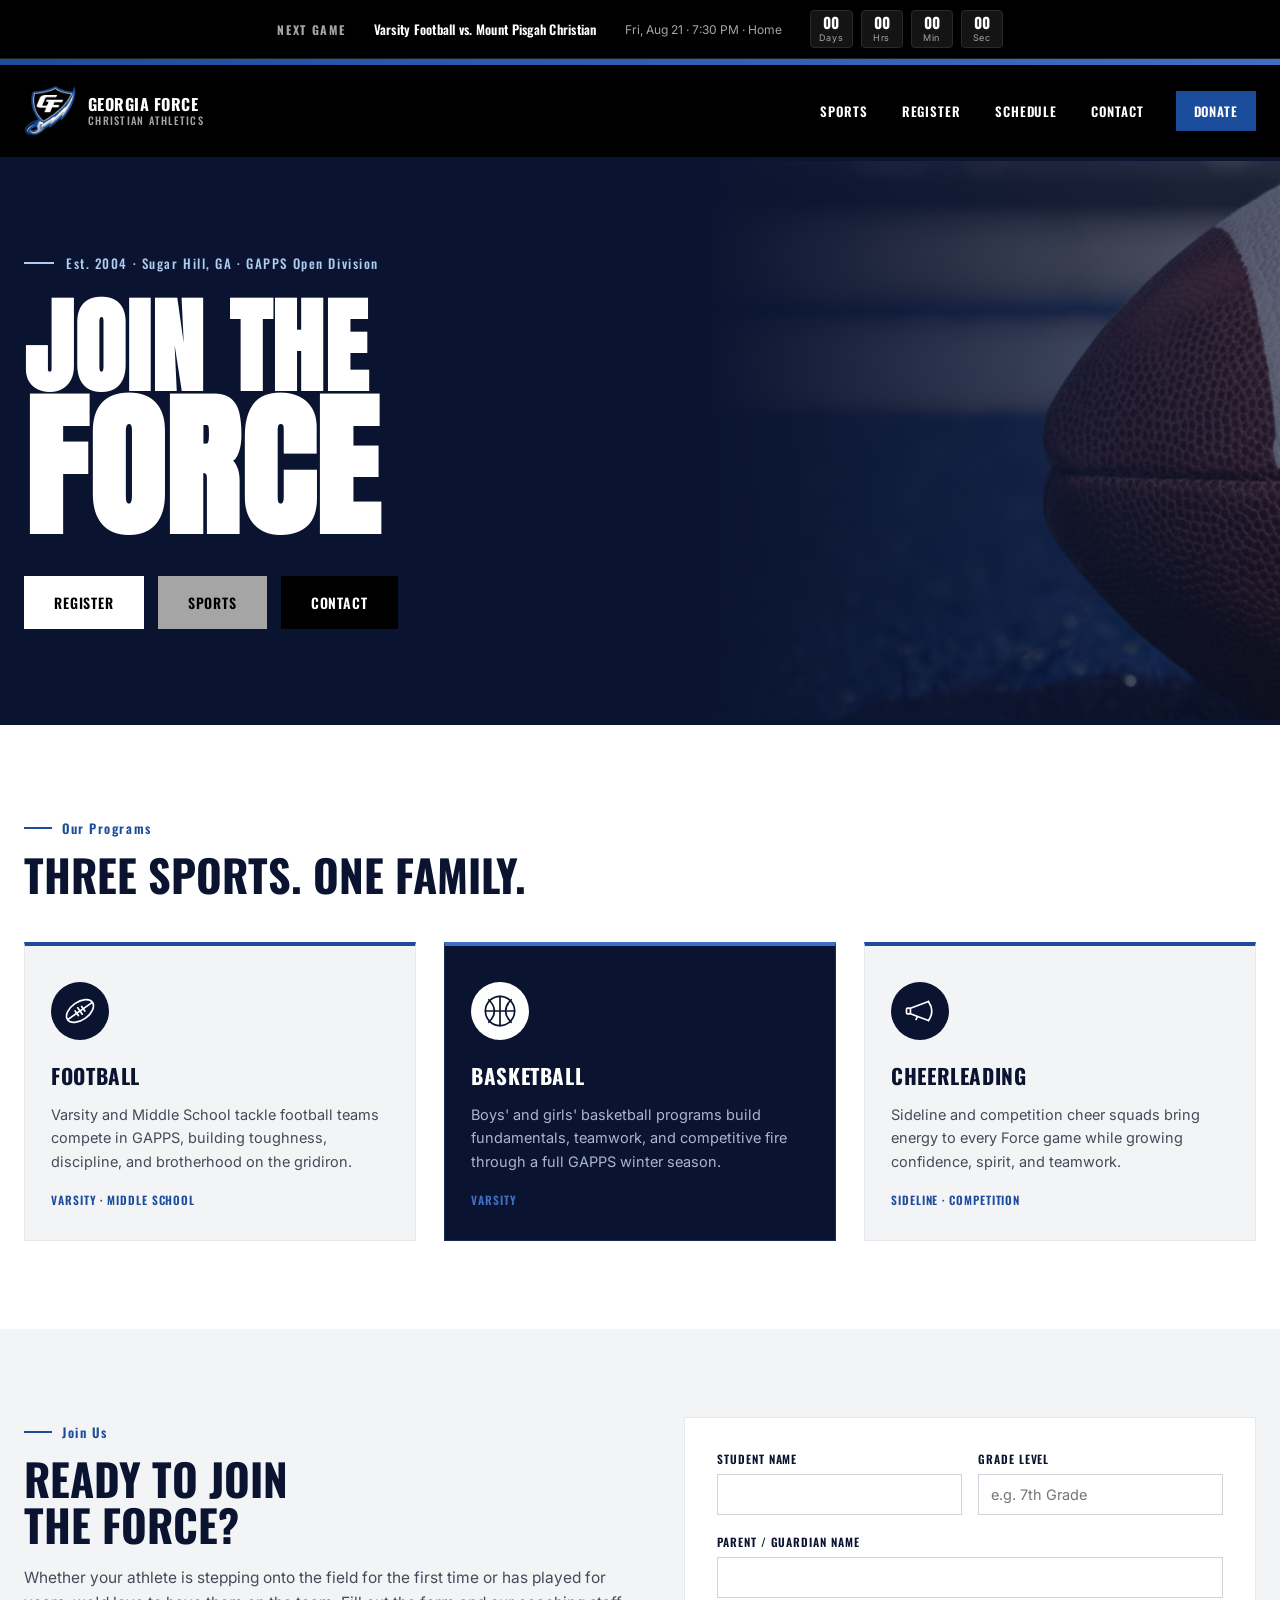
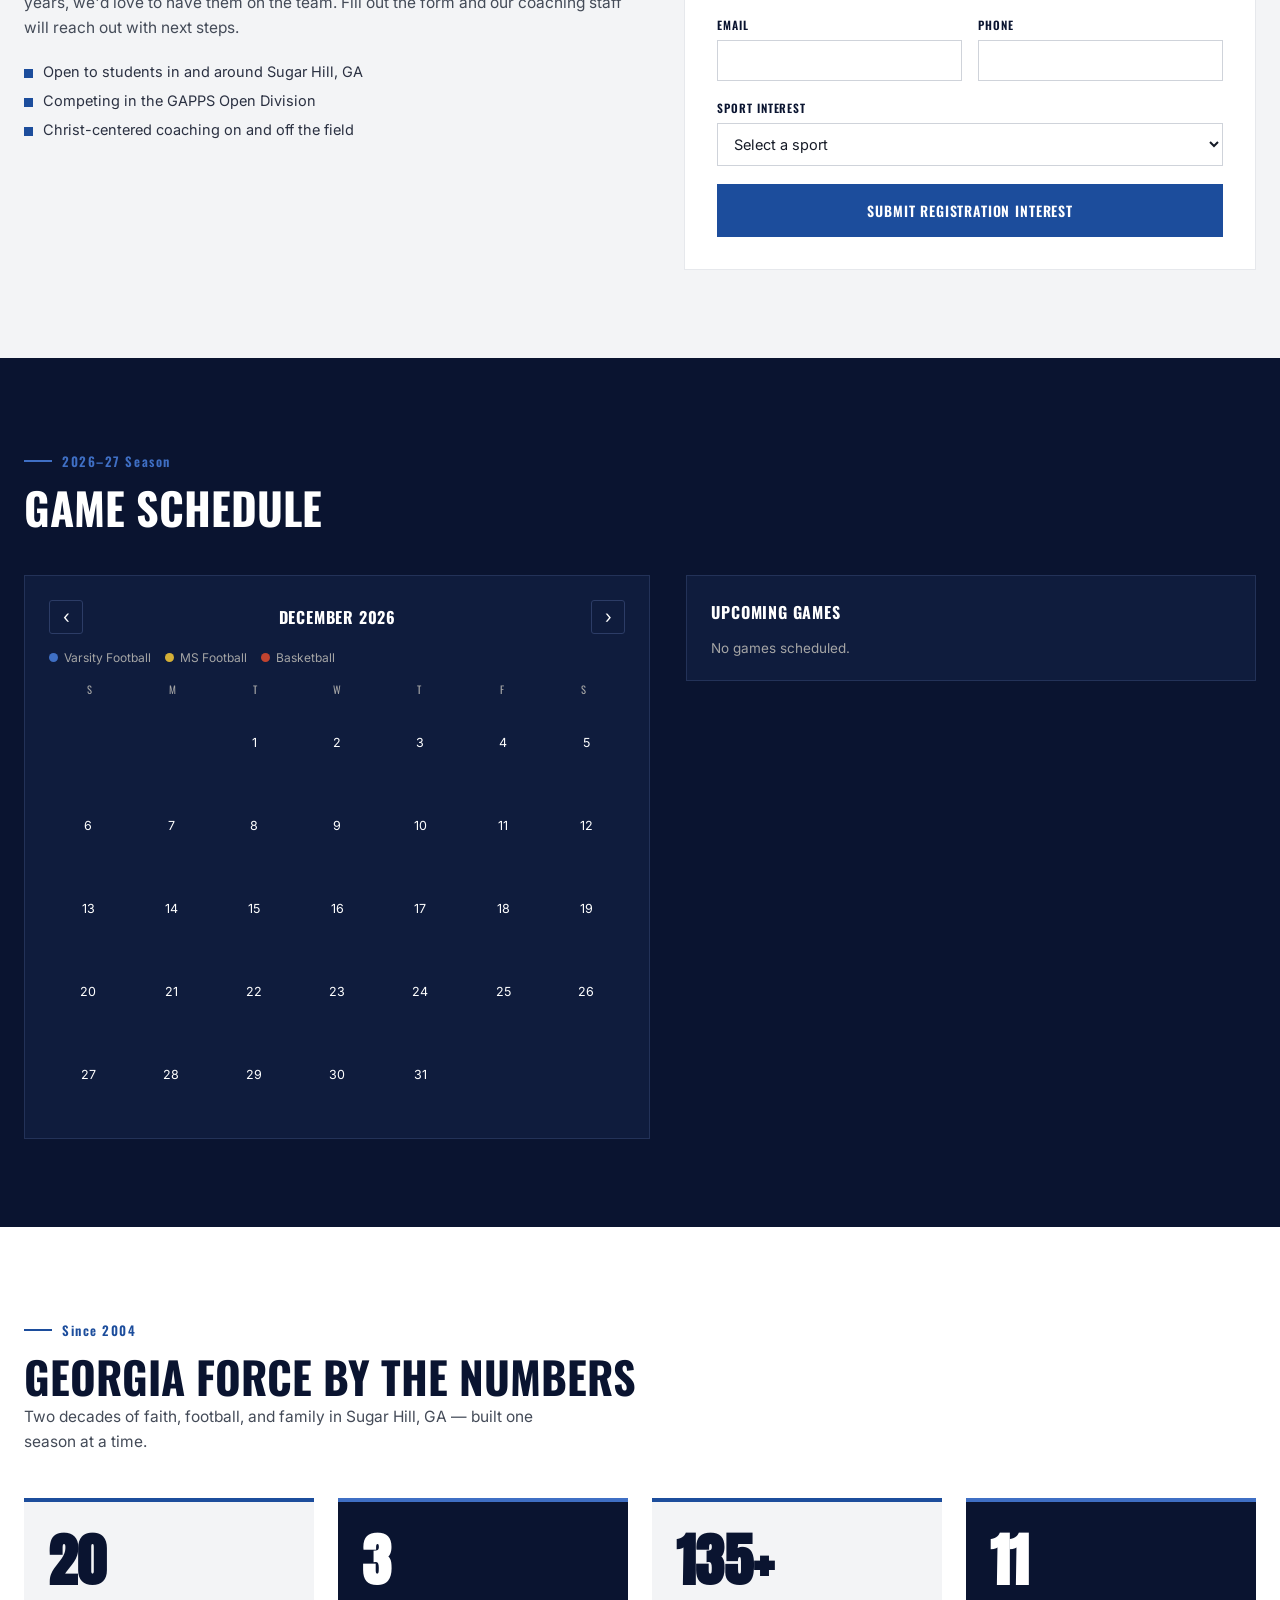
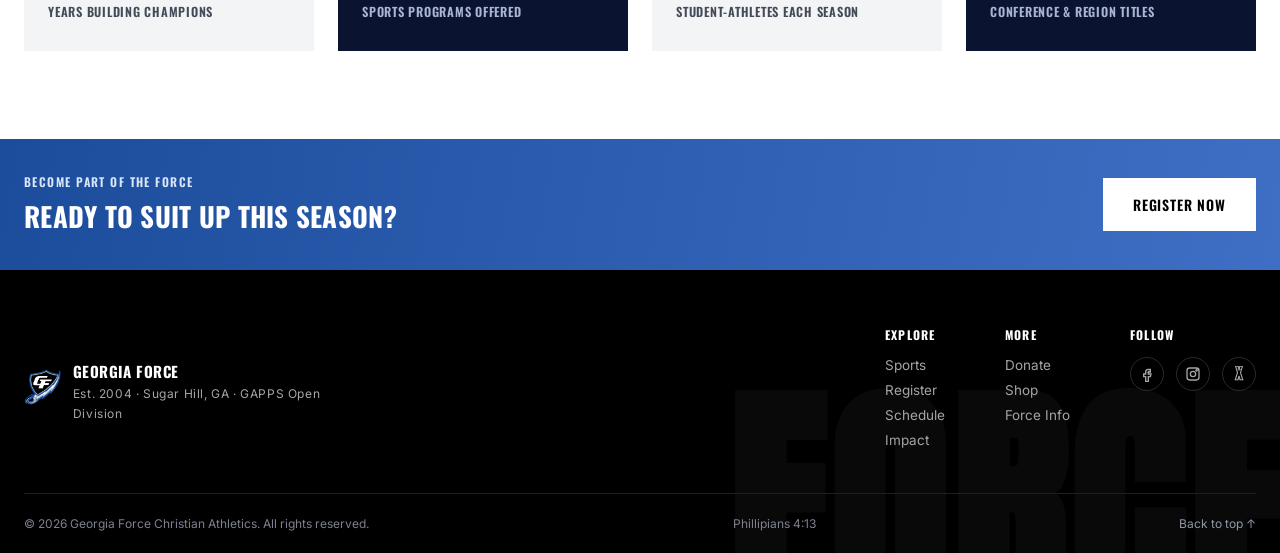
<file: index.html>
<!DOCTYPE html>
<html lang="en">
<head>
<meta charset="UTF-8">
<meta name="viewport" content="width=device-width, initial-scale=1.0">
<title>Home - Georgia Force Christian Athletics</title>
<link rel="icon" type="png" href="./images/Georgia Force Logo.png">
<link rel="preconnect" href="https://fonts.googleapis.com">
<link rel="preconnect" href="https://fonts.gstatic.com" crossorigin>
<link href="https://fonts.googleapis.com/css2?family=Anton&family=Oswald:wght@400;500;600;700&family=Inter:wght@400;500;600;700&display=swap" rel="stylesheet">
<link rel="stylesheet" href="./styles.css">
</head>
<body id="top">

<!-- ============ GAME COUNTDOWN (above all header elements) ============ -->
<div class="countdown-bar">
  <div class="countdown-inner">
    <span class="countdown-label">NEXT GAME</span>
    <span class="countdown-label-mobile">NEXT GAME IN:</span>
    <span class="countdown-game">Varsity Football vs. Mount Pisgah Christian</span>
    <span class="countdown-meta">Fri, Aug 21 · 7:30 PM · Home</span>
    <div class="countdown-timer" id="countdownTimer" aria-live="polite">
      <div class="t-unit"><span id="cd-days">00</span><small>Days</small></div>
      <div class="t-unit"><span id="cd-hours">00</span><small>Hrs</small></div>
      <div class="t-unit"><span id="cd-mins">00</span><small>Min</small></div>
      <div class="t-unit"><span id="cd-secs">00</span><small>Sec</small></div>
    </div>
    <span class="countdown-compact" id="cd-compact" aria-live="polite">00:00:00</span>
  </div>
</div>

<!-- ============ HEADER ============ -->
<header class="site-header">
  <div class="topstripe"></div>
  <nav class="navbar">
    <div class="wrap">
      <a href="./index.html" class="brand">
        <img class="brand-logo" src="./images/Georgia Force Logo.png">
        <span class="brand-text"><strong>GEORGIA FORCE</strong><small>CHRISTIAN ATHLETICS</small></span>
      </a>
      <button class="nav-toggle" id="navToggle" aria-label="Toggle menu" aria-expanded="false">
        <span></span><span></span><span></span>
      </button>
      <ul class="nav-links" id="navLinks">
        <li><a href="#sports">SPORTS</a></li>
        <li><a href="#register">REGISTER</a></li>
        <li><a href="#schedule">SCHEDULE</a></li>
        <li><a href="./contact">CONTACT</a></li>
        <li><a href="./donate" class="donate-btn">DONATE</a></li>
      </ul>
    </div>
  </nav>
</header>
<!-- ============ HERO ============ -->
<section class="hero" id="hero" aria-label="Join the Force">
  <div class="hero-photo"></div>
  <div class="wrap hero-content">
    <span class="hero-eyebrow">Est. 2004 &middot; Sugar Hill, GA &middot; GAPPS Open Division</span>
    <h1 class="hero-title">Join The<br><span class="hero-title-Force">Force</span></h1>
    <div class="hero-buttons">
      <a href="#register" class="btn btn-white">Register</a>
      <a href="#sports" class="btn btn-gray">Sports</a>
      <a href="./contact" class="btn btn-dark">Contact</a>
    </div>
  </div>
</section>

<!-- ============ SPORTS OVERVIEW ============ -->
<section class="sports" id="sports">
  <div class="wrap">
    <div class="section-head">
      <span class="eyebrow">Our Programs</span>
      <h2>Three Sports. One Family.</h2>
    </div>
    <div class="sports-grid">
      <!-- ============ FOOTBALL ============ -->
      <a href="./football">
        <article class="sport-card">
          <div class="sport-icon">
            <svg viewBox="0 0 64 64" fill="none" stroke="currentColor" stroke-width="3" stroke-linecap="round">
              <g transform="rotate(-35 32 32)">
                <ellipse cx="32" cy="32" rx="27" ry="16"></ellipse>
                <line x1="6" y1="32" x2="58" y2="32"></line>
                <line x1="25" y1="27" x2="25" y2="37"></line>
                <line x1="32" y1="25" x2="32" y2="39"></line>
                <line x1="39" y1="27" x2="39" y2="37"></line>
              </g>
            </svg>
          </div>
          <h3>Football</h3>
          <p>Varsity and Middle School tackle football teams compete in GAPPS, building toughness, discipline, and brotherhood on the gridiron.</p>
          <div class="sport-meta">Varsity · Middle School</div>
        </article>
      </a>
      <!-- ============ BASKETBALL ============ -->
      <a href="./basketball"> 
        <article class="sport-card dark">
            <div class="sport-icon">
              <svg viewBox="0 0 64 64" fill="none" stroke="currentColor" stroke-width="3" stroke-linecap="round">
                <circle cx="32" cy="32" r="26"></circle>
                <line x1="6" y1="32" x2="58" y2="32"></line>
                <line x1="32" y1="6" x2="32" y2="58"></line>
                <path d="M12 12 Q32 32 12 52"></path>
                <path d="M52 12 Q32 32 52 52"></path>
              </svg>
            </div>
            <h3>Basketball</h3>
            <p>Boys' and girls' basketball programs build fundamentals, teamwork, and competitive fire through a full GAPPS winter season.</p>
            <div class="sport-meta">Varsity</div>
          </article>
        </a>
      <!-- ============ CHEERLEADING ============ -->
      <a href="./cheerleading">
        <article class="sport-card">
          <div class="sport-icon">
            <svg viewBox="0 0 64 64" fill="none" stroke="currentColor" stroke-width="3" stroke-linecap="round" stroke-linejoin="round">
              <rect x="8" y="27" width="7" height="10" rx="2"/>
              <line x1="15" y1="27" x2="47" y2="15"/>
              <line x1="15" y1="37" x2="47" y2="49"/>
              <path d="M47 15 Q59 32 47 49"/>
              <line x1="27" y1="43" x2="25" y2="47"/>
            </svg>
          </div>
          <h3>Cheerleading</h3>
          <p>Sideline and competition cheer squads bring energy to every Force game while growing confidence, spirit, and teamwork.</p>
          <div class="sport-meta">Sideline · Competition</div>
        </article>
      </a>
    </div>
  </div>
</section>

<!-- ============ REGISTER ============ -->
<section class="register" id="register">
  <div class="wrap register-grid">
    <div class="register-copy">
      <span class="eyebrow">Join Us</span>
      <h2>Ready To Join<br>The Force?</h2>
      <p>Whether your athlete is stepping onto the field for the first time or has played for years, we'd love to have them on the team. Fill out the form and our coaching staff will reach out with next steps.</p>
      <ul class="register-points">
        <li>Open to students in and around Sugar Hill, GA</li>
        <li>Competing in the GAPPS Open Division</li>
        <li>Christ-centered coaching on and off the field</li>
      </ul>
    </div>
    <form class="register-form" id="registerForm" netlify>
      <div class="field-row">
        <div class="field">
          <label for="reg-student">Student Name</label>
          <input id="reg-student" name="student" type="text" required />
        </div>
        <div class="field">
          <label for="reg-grade">Grade Level</label>
          <input id="reg-grade" name="grade" type="text" placeholder="e.g. 7th Grade" required />
        </div>
      </div>
      <div class="field">
        <label for="reg-parent">Parent / Guardian Name</label>
        <input id="reg-parent" name="parent" type="text" required />
      </div>
      <div class="field-row">
        <div class="field">
          <label for="reg-email">Email</label>
          <input id="reg-email" name="email" type="email" required />
        </div>
        <div class="field">
          <label for="reg-phone">Phone</label>
          <input id="reg-phone" name="phone" type="tel" required />
        </div>
      </div>
      <div class="field">
        <label for="reg-sport">Sport Interest</label>
        <select id="reg-sport" name="sport" required>
          <option value="" disabled selected>Select a sport</option>
          <option>Football — Varsity</option>
          <option>Football — Middle School</option>
          <option>Basketball</option>
          <option>Cheerleading</option>
        </select>
      </div>
      <input type="submit" class="btn btn-primary form-submit" value="Submit Registration Interest" />
      <p class="form-note" id="registerNote" hidden>Thanks! Your registration interest has been recorded. Our staff will follow up by email or phone shortly.</p>
    </form>
  </div>
</section>

<!-- ============ SCHEDULE + CALENDAR ============ -->
<section class="schedule" id="schedule">
  <div class="wrap">
    <div class="section-head light">
      <span class="eyebrow">2026–27 Season</span>
      <h2>Game Schedule</h2>
    </div>
    <div class="schedule-grid">
      <div class="calendar" id="calendar">
        <div class="cal-head">
          <button id="calPrev" aria-label="Previous month" type="button">‹</button>
          <h3 id="calMonthLabel"></h3>
          <button id="calNext" aria-label="Next month" type="button">›</button>
        </div>
        <div class="cal-legend">
          <span><i class="dot dot-vf"></i> Varsity Football</span>
          <span><i class="dot dot-msf"></i> MS Football</span>
          <span><i class="dot dot-bb"></i> Basketball</span>
        </div>
        <div class="cal-weekdays">
          <span>S</span><span>M</span><span>T</span><span>W</span><span>T</span><span>F</span><span>S</span>
        </div>
        <div class="cal-grid" id="calGrid"></div>
      </div>
      <div class="schedule-list">
        <h3>Upcoming Games</h3>
        <ul id="upcomingList"></ul>
      </div>
    </div>
  </div>
</section>

<!-- ============ IMPACT / BY THE NUMBERS ============ -->
<section class="impact" id="impact">
  <div class="wrap">
    <div class="section-head">
      <span class="eyebrow">Since 2004</span>
      <h2>Georgia Force By The Numbers</h2>
      <p class="impact-note">Two decades of faith, football, and family in Sugar Hill, GA — built one season at a time.</p>
    </div>
    <div class="impact-grid">
      <div class="impact-stat" data-count="22">
        <div class="impact-number"><span class="count-up">0</span></div>
        <div class="impact-label">Years Building Champions</div>
      </div>
      <div class="impact-stat dark" data-count="3">
        <div class="impact-number"><span class="count-up">0</span></div>
        <div class="impact-label">Sports Programs Offered</div>
      </div>
      <div class="impact-stat" data-count="150">
        <div class="impact-number"><span class="count-up">0</span>+</div>
        <div class="impact-label">Student-Athletes Each Season</div>
      </div>
      <div class="impact-stat dark" data-count="12">
        <div class="impact-number"><span class="count-up">0</span></div>
        <div class="impact-label">Conference &amp; Region Titles</div>
      </div>
    </div>
  </div>
</section>

<!-- ============ FOOTER ============ -->
<footer class="site-footer">
  <div class="footer-cta">
    <div class="wrap">
      <div class="wrap footer-cta-inner">
        <div>
          <span class="footer-cta-eyebrow">Become Part of the Force</span>
          <h3>Ready to suit up this season?</h3>
        </div>
        <a href="#register" class="btn btn-white">Register Now</a>
      </div>
    </div>
  </div>
  <div class="footer-main">
    <span class="footer-watermark" aria-hidden="true">FORCE</span>
    <div class="wrap">
      <div class="footer-top">
        <div class="footer-brand">
          <a href="./index.html"><img src="./images/Georgia Force Logo.png"></a>
          <div>
            <a href="./index.html"><strong>GEORGIA FORCE</strong></a>
            <span>Est. 2004 &middot; Sugar Hill, GA &middot; GAPPS Open Division</span>
          </div>
        </div>
        <div class="footer-cols">
          <div class="footer-col">
            <h4>EXPLORE</h4>
            <ul>
              <li><a href="#sports">Sports</a></li>
              <li><a href="#register">Register</a></li>
              <li><a href="#schedule">Schedule</a></li>
              <li><a href="#impact">Impact</a></li>
            </ul>
          </div>
          <div class="footer-col">
            <h4>MORE</h4>
            <ul>
              <li><a href="#">Donate</a></li>
              <li><a href="#">Shop</a></li>
              <li><a href="#">Force Info</a></li>
            </ul>
          </div>
          <div class="footer-col">
            <h4>FOLLOW</h4>
            <div class="footer-social">
              <a href="https://www.facebook.com/georgiaforcechristian" target="_blank" aria-label="Facebook"><svg viewBox="0 0 24 24" fill="none" stroke="currentColor" stroke-width="2"><path d="M14 9h3V5h-3a4 4 0 0 0-4 4v3H7v4h3v7h4v-7h3l1-4h-4V9a1 1 0 0 1 1-1Z"/></svg></a>
              <a href="https://www.instagram.com/georgiaforcechristian/" target="_blank" aria-label="Instagram"><svg viewBox="0 0 24 24" fill="none" stroke="currentColor" stroke-width="2"><rect x="3" y="3" width="18" height="18" rx="4"/><circle cx="12" cy="12" r="4"/><circle cx="17.5" cy="6.5" r="1"/></svg></a>
              <a href="https://www.maxpreps.com/ga/sugar-hill/georgia-force-christian-georgia-force/" target="_blank" aria-label="Maxpreps">
                <svg viewBox="0 0 56 115" fill="none" stroke="currentColor" stroke-width="8" stroke-linecap="round">
                  <line x1="3" y1="1" x2="21" y2="1"/>
                  <line x1="35" y1="1" x2="53" y2="1"/>
                  <line x1="3" y1="1" x2="17" y2="48"/>
                  <line x1="53" y1="1" x2="39" y2="48"/>
                  <line x1="17" y1="48" x2="1" y2="99"/>
                  <line x1="39" y1="48" x2="55" y2="99"/>
                  <line x1="1" y1="99" x2="20" y2="99"/>
                  <line x1="36" y1="99" x2="55" y2="99"/>
                  <line x1="21" y1="1" x2="26" y2="17"/>
                  <line x1="35" y1="1" x2="30" y2="17"/>
                  <circle cx="28" cy="24" r="7" stroke-width="6"/>
                  <line x1="28" y1="74" x2="20" y2="99"/>
                  <line x1="28" y1="74" x2="36" y2="99"/>
                </svg>
              </a>
            </div>
          </div>
        </div>
      </div>
      <div class="footer-bottom">
        <span>&copy; 2026 Georgia Force Christian Athletics. All rights reserved.</span>
        <span>Phillipians 4:13</span>
        <a href="#top" class="back-to-top">Back to top &uarr;</a>
      </div>
    </div>
  </div>
</footer>

<script src="script.js"></script>
</body>
</html>
</file>
<file: styles.css>
:root{
    --black:#000000;
    --navy-deep:#0a1430;
    --navy:#13234d;
    --blue:#1c4d9c;
    --blue-light:#3f6fc4;
    --gold:#d4af37;
    --orange:#c1432f;
    --gray:#a5a5a5;
    --gray-light:#f3f4f6;
    --ink:#161b27;
    --white:#ffffff;
    --max:1280px;
  }
  *,*::before,*::after{box-sizing:border-box;}
  html{scroll-behavior:smooth;}
  body{margin:0;font-family:'Inter',sans-serif;color:var(--ink);background:var(--white);}
  h1,h2,h3,h4{margin:0;font-family:'Oswald',sans-serif;text-transform:uppercase;}
  p{margin:0;line-height:1.6;}
  ul{margin:0;padding:0;list-style:none;}
  a{color:inherit;text-decoration:none;}
  img{max-width:100%;display:block;}
  button{font-family:inherit;cursor:pointer;}
  .wrap{max-width:var(--max);margin:0 auto;padding:0 24px;}
  .eyebrow{display:inline-flex;align-items:center;gap:10px;font-family:'Oswald',sans-serif;font-size:13px;font-weight:600;letter-spacing:.12em;color:var(--blue);margin-bottom:14px;}
  .eyebrow::before{content:"";width:28px;height:2px;background:var(--blue);display:inline-block;}
  .section-head{max-width:640px;margin:0 0 44px;}
  .section-head h2{font-size:clamp(30px,4vw,44px);line-height:1.05;color:var(--navy-deep);}
  .section-head.light .eyebrow{color:var(--blue-light);}
  .section-head.light .eyebrow::before{background:var(--blue-light);}
  .section-head.light h2{color:var(--white);}
  .btn{display:inline-flex;align-items:center;justify-content:center;font-family:'Oswald',sans-serif;font-weight:600;letter-spacing:.06em;font-size:14px;text-transform:uppercase;padding:14px 28px;border:2px solid transparent;transition:transform .15s ease, background .2s ease, color .2s ease, border-color .2s ease;}
  .btn:active{transform:translateY(1px);}
  .btn-primary{background:var(--blue);color:var(--white);}
  .btn-primary:hover{background:var(--blue-light);}
  .btn-dark{background:var(--black);color:var(--white);border-color:var(--black);}
  .btn-dark:hover{background:var(--navy-deep);}
  .btn-outline{background:transparent;color:var(--navy-deep);border-color:var(--navy-deep);}
  .btn-outline:hover{background:var(--navy-deep);color:var(--white);}

  /* ===== Countdown bar ===== */
  .countdown-bar{background:var(--black);color:var(--white);border-bottom:1px solid #1f1f1f;}
  .countdown-inner{max-width:var(--max);margin:0 auto;padding:10px 24px;display:flex;flex-wrap:wrap;align-items:center;gap:10px 28px;justify-content:center;text-align:center;}
  .countdown-label{font-family:'Oswald',sans-serif;font-weight:700;font-size:12px;letter-spacing:.14em;color:var(--gray);}
  .countdown-game{font-family:'Oswald',sans-serif;font-weight:600;font-size:13px;letter-spacing:.02em;}
  .countdown-meta{font-size:12px;color:var(--gray);}
  .countdown-timer{display:flex;gap:8px;}
  .t-unit{display:flex;flex-direction:column;align-items:center;background:#141414;border:1px solid #2a2a2a;border-radius:4px;padding:4px 8px;min-width:42px;}
  .t-unit span{font-family:'Oswald',sans-serif;font-weight:700;font-size:15px;line-height:1;color:var(--white);}
  .t-unit small{font-size:9px;letter-spacing:.08em;color:var(--gray);margin-top:2px;}
  .countdown-label-mobile{display:none;}
  .countdown-compact{display:none;}


  /* ===== Header ===== */
  .site-header{position:sticky;top:0;z-index:50;}
  .topstripe{height:6px;background:linear-gradient(90deg,var(--blue) 0%,var(--blue-light) 100%);}
  .navbar{background:var(--black);}
  .navbar .wrap{display:flex;align-items:center;justify-content:space-between;padding-top:20px;padding-bottom:20px;gap:20px;}
  .brand{display:flex;align-items:center;gap:12px;}
  .brand-logo{width:52px;height:52px;border-radius:4px;flex:none;}
  .brand-text{display:flex;flex-direction:column;line-height:1.2;}
  .brand-text strong{font-family:'Oswald',sans-serif;font-weight:700;font-size:16px;letter-spacing:.03em;color:var(--white);}
  .brand-text small{font-family:'Oswald',sans-serif;font-weight:500;font-size:10.5px;letter-spacing:.12em;color:var(--gray);}
  .nav-links{display:flex;align-items:center;gap:30px;}
  .nav-links a{font-family:'Oswald',sans-serif;font-weight:600;font-size:13px;letter-spacing:.07em;color:var(--white);padding:6px 2px;border-bottom:2px solid transparent;transition:border-color .2s, color .2s;}
  .nav-links a:hover{color:var(--blue-light);border-color:var(--blue-light);}
  .nav-links a.donate-btn{background:var(--blue);color:var(--white);padding:10px 18px;border:none;}
  .nav-links a.donate-btn:hover{background:var(--blue-light);color:var(--white);}
  .nav-toggle{display:none;flex-direction:column;gap:5px;background:transparent;border:none;padding:6px;}
  .nav-toggle span{width:26px;height:2px;background:var(--white);display:block;}

  /* ===== Hero ===== */
  .hero{position:relative;overflow:hidden;background:var(--navy-deep);min-height:560px;display:flex;align-items:center;}
  .hero-photo{position:absolute;top:0;right:0;bottom:0;width:50%;overflow:hidden;}
  .hero-photo::after{content:'';position:absolute;inset:0;background:url('./images/Hero\ Image.png') -410px center no-repeat;}
  .hero-photo::before{content:'';position:absolute;inset:0;z-index:1;background:linear-gradient(90deg, var(--navy-deep) 0%, var(--navy-deep) 10%, rgba(13,20,48,.65) 100%, rgba(13,20,48,.22) 100%, rgba(13,20,48,0) 100%);}
  .hero-content{position:relative;z-index:2;padding-top:96px;padding-bottom:96px;width:100%;}
  .hero-eyebrow{display:flex;align-items:center;gap:12px;font-family:'Oswald',sans-serif;font-size:13px;font-weight:500;letter-spacing:.12em;color:#aecbf0;margin-bottom:22px;}
  .hero-eyebrow::before{content:"";width:30px;height:2px;background:#aecbf0;display:inline-block;}
  .hero-title{font-family:'Anton','Arial Narrow Bold',sans-serif;font-weight:700;font-size:clamp(52px,11.5vw,104px);line-height:1.0;color:var(--white);letter-spacing:.01em;margin:0 0 34px;text-transform:uppercase;}
  .hero-title-Force{font-family:'Anton','Arial Narrow Bold',sans-serif;font-weight:700;font-size:clamp(52px,19.0vw,155px);line-height:.9;color:var(--white);letter-spacing:.01em;margin:0 0 34px;text-transform:uppercase;}
  .hero-buttons{display:flex;flex-wrap:wrap;gap:14px;}
  .btn-white{background:var(--white);color:var(--black);}
  .btn-white:hover{background:var(--gray);}
  .btn-gray{background:var(--gray);color:var(--black);}
  .btn-gray:hover{background:#b3b8c2;}

  /* ===== Sports block ===== */
  .sports{padding:88px 0;background:var(--white);}
  .sports-grid{display:grid;grid-template-columns:repeat(3,1fr);gap:28px;}
  .sport-card{position:relative;padding:36px 26px 32px;border:1px solid #e6e8ec;border-top:4px solid var(--blue);background:var(--gray-light);transition:transform .2s ease, box-shadow .2s ease;}
  .sport-card:hover{transform:translateY(-4px);box-shadow:0 16px 32px -16px rgba(13,27,62,.35);}
  .sport-card.dark{background:var(--navy-deep);border:1px solid #1c2c54;border-top:4px solid var(--blue-light);}
  .sport-icon{width:58px;height:58px;border-radius:50%;background:var(--navy-deep);color:var(--white);display:flex;align-items:center;justify-content:center;margin-bottom:20px;}
  .sport-icon svg{width:36px;height:36px;}
  .sport-card.dark .sport-icon{background:var(--white);color:var(--navy-deep);}
  .sport-card h3{font-size:21px;letter-spacing:.03em;color:var(--navy-deep);margin-bottom:12px;}
  .sport-card.dark h3{color:var(--white);}
  .sport-card p{font-size:14.5px;color:#444b58;}
  .sport-card.dark p{color:#aab4d4;}
  .sport-meta{margin-top:18px;font-family:'Oswald',sans-serif;font-size:11.5px;font-weight:600;letter-spacing:.08em;color:var(--blue);text-transform:uppercase;}
  .sport-card.dark .sport-meta{color:var(--blue-light);}

  /* ===== Register block ===== */
  .register{padding:88px 0;background:var(--gray-light);}
  .register-grid{display:grid;grid-template-columns:1.05fr 1fr;gap:60px;align-items:start;}
  .register-copy h2{font-size:clamp(30px,4vw,44px);color:var(--navy-deep);line-height:1.05;margin-bottom:18px;}
  .register-copy p{color:#444b58;font-size:15.5px;margin-bottom:22px;}
  .register-points li{display:flex;gap:10px;align-items:flex-start;font-size:14.5px;color:#2b3142;margin-bottom:12px;}
  .register-points li::before{content:"";width:9px;height:9px;background:var(--blue);margin-top:6px;flex:none;}
  .register-form{background:var(--white);border:1px solid #e6e8ec;padding:32px;}
  .field{margin-bottom:18px;}
  .field label{display:block;font-family:'Oswald',sans-serif;font-size:11.5px;font-weight:600;letter-spacing:.08em;color:var(--navy-deep);margin-bottom:7px;text-transform:uppercase;}
  .field input,.field select,.field textarea{width:100%;padding:11px 12px;border:1px solid #cfd3da;background:var(--white);font-family:'Inter',sans-serif;font-size:14.5px;color:var(--ink);}
  .field input:focus,.field select:focus,.field textarea:focus{outline:2px solid var(--blue);outline-offset:1px;border-color:var(--blue);}
  .field-row{display:grid;grid-template-columns:1fr 1fr;gap:16px;}
  .form-submit{width:100%;}
  .form-note{margin-top:14px;font-size:13.5px;color:var(--blue);font-weight:600;}

  /* ===== Schedule / calendar ===== */
  .schedule{padding:88px 0;background:var(--navy-deep);color:var(--white);}
  .schedule-grid{display:grid;grid-template-columns:1.1fr 1fr;gap:36px;align-items:start;}
  .calendar{background:#0f1c3d;border:1px solid #233258;padding:24px;}
  .cal-head{display:flex;align-items:center;justify-content:space-between;margin-bottom:16px;}
  .cal-head button{background:transparent;border:1px solid #2c3c66;color:var(--white);width:34px;height:34px;font-size:18px;border-radius:3px;}
  .cal-head button:hover{background:#1b2c54;}
  .cal-head h3{font-size:16px;letter-spacing:.05em;}
  .cal-legend{display:flex;flex-wrap:wrap;gap:14px;margin-bottom:16px;font-size:12px;color:var(--gray);}
  .cal-legend span{display:inline-flex;align-items:center;gap:6px;}
  .dot{width:9px;height:9px;border-radius:50%;display:inline-block;}
  .dot-vf{background:var(--blue-light);}
  .dot-msf{background:var(--gold);}
  .dot-bb{background:var(--orange);}
  .cal-weekdays{display:grid;grid-template-columns:repeat(7,1fr);text-align:center;font-family:'Oswald',sans-serif;font-size:10.5px;letter-spacing:.06em;color:var(--gray);margin-bottom:6px;}
  .cal-grid{display:grid;grid-template-columns:repeat(7,1fr);gap:4px;}
  .cal-cell{aspect-ratio:1/1;display:flex;flex-direction:column;align-items:center;justify-content:center;font-size:12.5px;border-radius:3px;position:relative;background:transparent;border:none;color:var(--white);}
  .cal-cell.pad{visibility:hidden;}
  .cal-cell.has-game{background:#162a52;cursor:pointer;}
  .cal-cell.has-game:hover{background:#1e3666;}
  .cal-cell.selected{outline:2px solid var(--gold);}
  .cal-dots{display:flex;gap:2px;margin-top:3px;}
  .cal-dots .dot{width:5px;height:5px;}
  .schedule-list{background:#0f1c3d;border:1px solid #233258;padding:24px;}
  .schedule-list h3{font-size:16px;letter-spacing:.05em;margin-bottom:16px;}
  .game-item{display:flex;gap:14px;align-items:flex-start;padding:13px 0;border-bottom:1px solid #233258;}
  .game-item:last-child{border-bottom:none;}
  .game-tag{flex:none;width:10px;height:10px;border-radius:50%;margin-top:5px;}
  .game-info p{font-size:13px;color:var(--gray);margin-top:3px;}
  .game-info strong{font-family:'Oswald',sans-serif;font-size:14px;letter-spacing:.02em;}

  /* ===== Impact / By The Numbers ===== */
  .impact{padding:88px 0;background:var(--white);}
  .impact-note{color:#444b58;font-size:15.5px;max-width:560px;margin-top: 5px;}
  .impact-grid{display:grid;grid-template-columns:repeat(4,1fr);gap:24px;}
  .impact-stat{padding:30px 24px;border-top:4px solid var(--blue);background:var(--gray-light);transition:transform .2s ease, box-shadow .2s ease;}
  .impact-stat:hover{transform:translateY(-4px);box-shadow:0 16px 32px -16px rgba(13,27,62,.35);}
  .impact-stat.dark{background:var(--navy-deep);border-top:4px solid var(--blue-light);}
  .impact-number{font-family:'Anton','Arial Narrow Bold',sans-serif;font-weight:700;font-size:clamp(38px,4.5vw,58px);line-height:1;color:var(--navy-deep);margin-bottom:12px;}
  .impact-stat.dark .impact-number{color:var(--white);}
  .impact-label{font-family:'Oswald',sans-serif;font-size:12.5px;font-weight:600;letter-spacing:.06em;text-transform:uppercase;color:#444b58;}
  .impact-stat.dark .impact-label{color:#aab4d4;}

  /* ===== Footer ===== */
  .site-footer{background:var(--black);color:var(--gray);}
  .footer-cta{background:linear-gradient(100deg,var(--blue) 0%,var(--blue-light) 100%);}
  .footer-cta-inner{display:flex;flex-wrap:wrap;align-items:center;justify-content:space-between;gap:18px;padding:34px 0;}
  .footer-cta-eyebrow{display:block;font-family:'Oswald',sans-serif;font-size:12px;font-weight:600;letter-spacing:.12em;text-transform:uppercase;color:#dbe8fb;margin-bottom:6px;}
  .footer-cta h3{color:var(--white);font-size:clamp(20px,3vw,27px);letter-spacing:.01em;}
  .footer-main{position:relative;overflow:hidden;padding:56px 0 22px;}
  .footer-watermark{position:absolute;right:-10px;bottom:-72px;font-family:'Anton','Arial Narrow Bold',sans-serif;font-weight:700;font-size:240px;line-height:1;color:rgba(255,255,255,.035);letter-spacing:.02em;pointer-events:none;user-select:none;white-space:nowrap;z-index:0;}
  .footer-main .wrap{position:relative;z-index:1;}
  .back-to-top{display:inline-flex;align-items:center;gap:6px;color:#9098a8;transition:color .2s;}
  .back-to-top:hover{color:var(--blue-light);}
  .footer-top{display:flex;flex-wrap:wrap;justify-content:space-between;gap:40px;padding-bottom:36px;border-bottom:1px solid #1f1f1f;}
  .footer-brand{display:flex;gap:12px;align-items:center;max-width:300px;}
  .footer-brand a{width:44px;height:44px;border-radius:4px;}
  .footer-brand strong{display:block;font-family:'Oswald',sans-serif;color:var(--white);font-size:15px;letter-spacing:.03em;}
  .footer-brand span{font-size:12px;letter-spacing:.05em;color:var(--gray);}
  .footer-cols{display:flex;gap:60px;flex-wrap:wrap;}
  .footer-col h4{font-family:'Oswald',sans-serif;font-size:12px;letter-spacing:.1em;color:var(--white);margin-bottom:14px;}
  .footer-col li{margin-bottom:9px;font-size:13.5px;}
  .footer-col a:hover{color:var(--blue-light);}
  .footer-social{display:flex;gap:12px;margin-top:6px;}
  .footer-social a{width:34px;height:34px;border:1px solid #2a2a2a;border-radius:50%;display:flex;align-items:center;justify-content:center;}
  .footer-social a:hover{border-color:var(--blue-light);color:var(--blue-light);}
  .footer-social svg{width:16px;height:16px;}
  .footer-bottom{display:flex;flex-wrap:wrap;justify-content:space-between;gap:10px;padding-top:22px;font-size:12px;color:#7d8190;}

  /* ===== Responsive ===== */
  @media (max-width:860px){
    .sports-grid{grid-template-columns:1fr;}
    .register-grid,.schedule-grid{grid-template-columns:1fr;}
    .field-row{grid-template-columns:1fr;}
    .nav-links{position:absolute;top:100%;left:0;right:0;background:var(--black);flex-direction:column;align-items:flex-start;padding:18px 24px 24px;gap:16px;display:none;border-top:1px solid #1f1f1f;}
    .nav-links.open{display:flex;}
    .nav-links a.donate-btn{padding:10px 18px;}
    .nav-toggle{display:flex;}
    .hero{min-height:auto;}
    .hero-content{padding-top:64px;padding-bottom:64px;}
    .impact-grid{grid-template-columns:repeat(2,1fr);}
  }
  @media (max-width:520px){
    .countdown-inner{gap:20px;}
    .countdown-game,
    .countdown-meta,
    .countdown-timer,
    .countdown-label{display:none;}
    .countdown-label-mobile{
      display:inline-flex;
      align-items:center;
      font-family:'Oswald',sans-serif;
      font-weight:700;
      font-size:12px;
      letter-spacing:.14em;
      color:var(--gray);
    }
    .countdown-compact{
      display:inline-block;
      font-family:'Oswald',sans-serif;
      font-weight:700;
      font-size:16px;
      color:var(--white);
      letter-spacing:.04em;
    }
  }

  @media (prefers-reduced-motion: reduce){
    html{scroll-behavior:auto;}
    *{transition:none !important;}
  }

  :focus-visible{outline:3px solid var(--gold);outline-offset:2px;}
</file>
